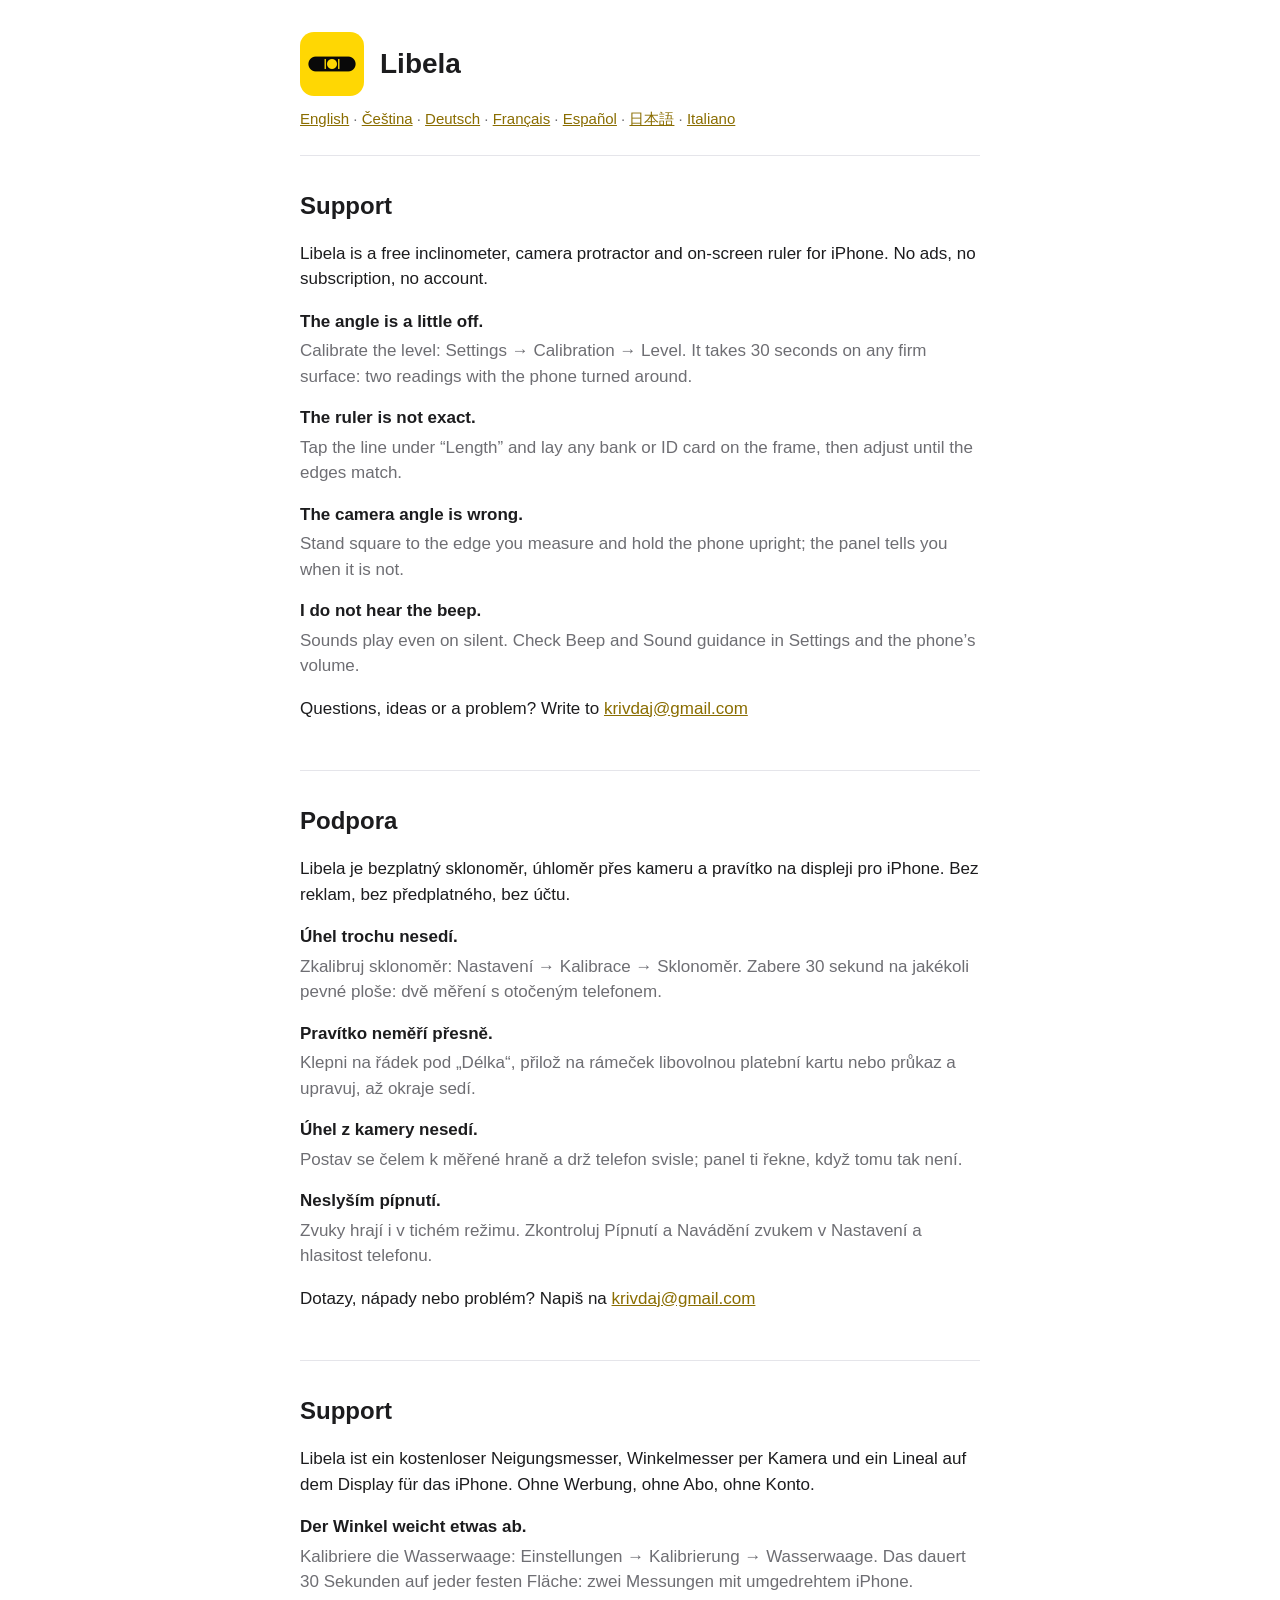
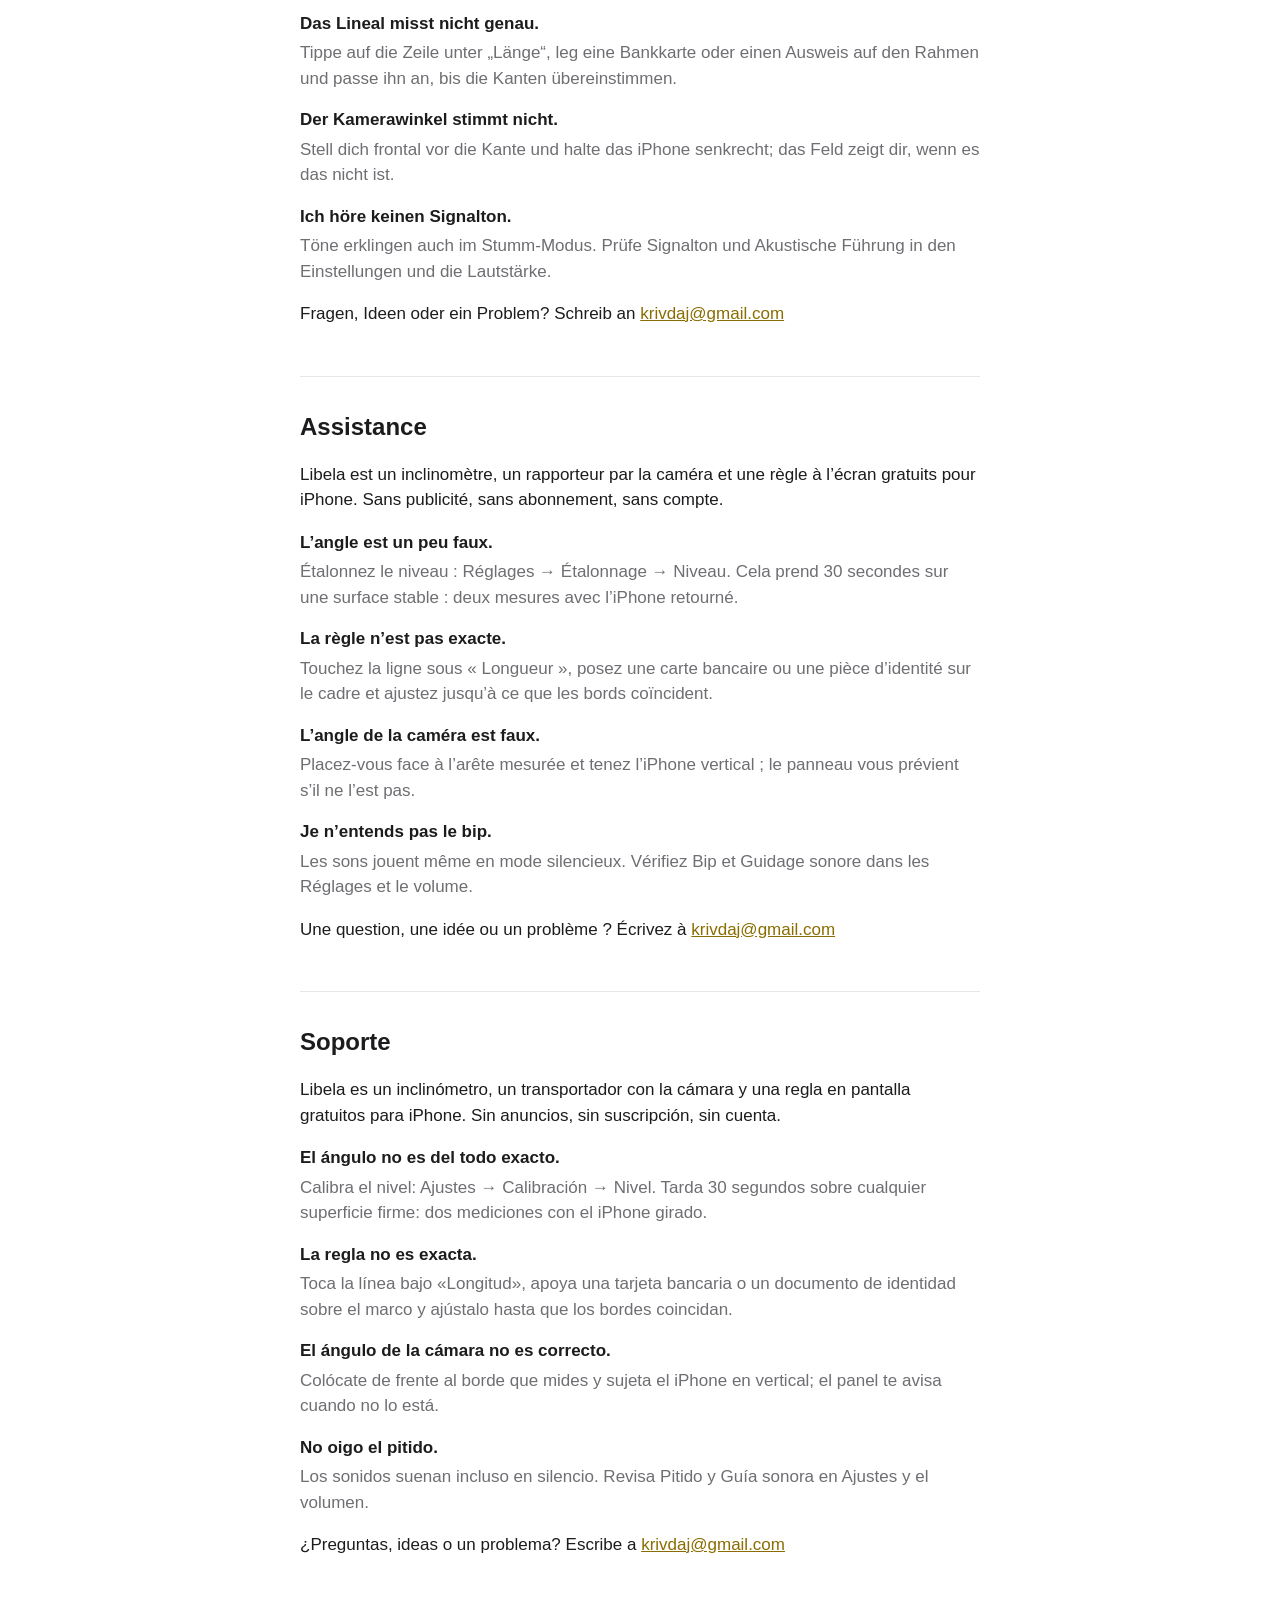
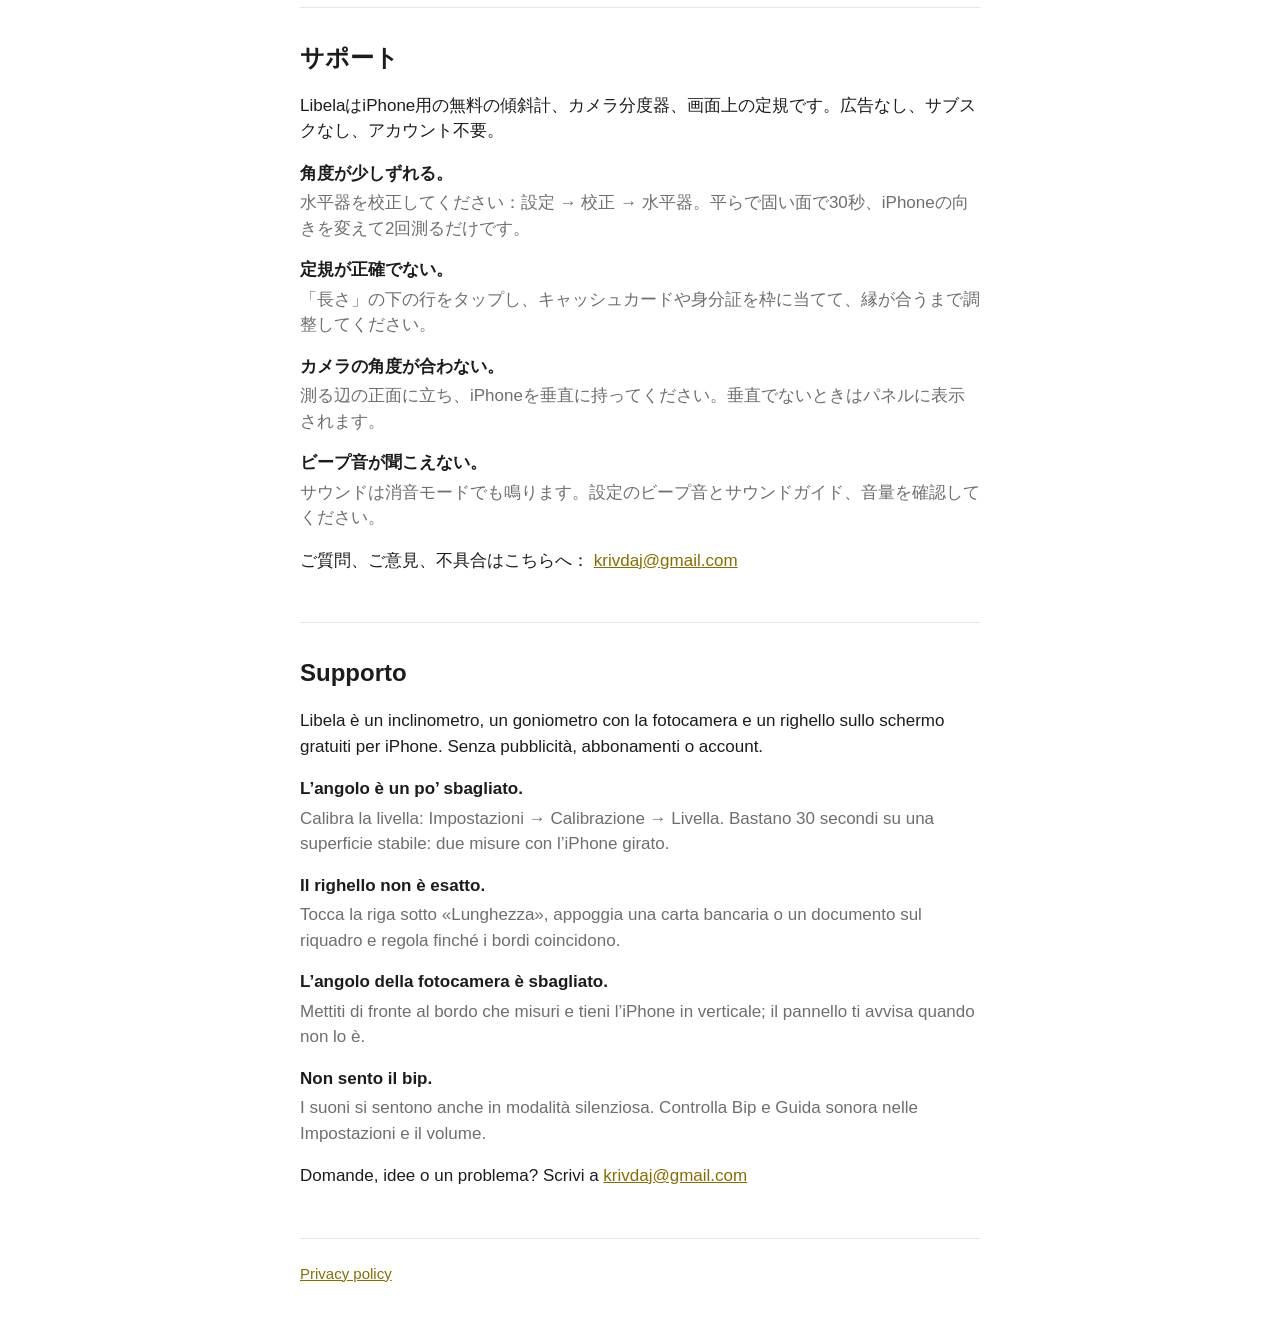
<file: index.html>
<!doctype html>
<html lang="en">
<head>
<meta charset="utf-8">
<meta name="viewport" content="width=device-width, initial-scale=1">
<title>Libela – Support</title>
<link rel="stylesheet" href="style.css">
</head>
<body>
<main>
<header><img src="icon.png" alt="" width="64" height="64"><p class="app">Libela</p><nav><a href="#en">English</a> · <a href="#cs">Čeština</a> · <a href="#de">Deutsch</a> · <a href="#fr">Français</a> · <a href="#es">Español</a> · <a href="#ja">日本語</a> · <a href="#it">Italiano</a></nav></header>
<section id="en" lang="en"><h1>Support</h1><p>Libela is a free inclinometer, camera protractor and on-screen ruler for iPhone. No ads, no subscription, no account.</p><dl><dt>The angle is a little off.</dt><dd>Calibrate the level: Settings → Calibration → Level. It takes 30 seconds on any firm surface: two readings with the phone turned around.</dd><dt>The ruler is not exact.</dt><dd>Tap the line under “Length” and lay any bank or ID card on the frame, then adjust until the edges match.</dd><dt>The camera angle is wrong.</dt><dd>Stand square to the edge you measure and hold the phone upright; the panel tells you when it is not.</dd><dt>I do not hear the beep.</dt><dd>Sounds play even on silent. Check Beep and Sound guidance in Settings and the phone’s volume.</dd></dl><p>Questions, ideas or a problem? Write to <a href="mailto:krivdaj@gmail.com">krivdaj@gmail.com</a></p></section>
<section id="cs" lang="cs"><h1>Podpora</h1><p>Libela je bezplatný sklonoměr, úhloměr přes kameru a pravítko na displeji pro iPhone. Bez reklam, bez předplatného, bez účtu.</p><dl><dt>Úhel trochu nesedí.</dt><dd>Zkalibruj sklonoměr: Nastavení → Kalibrace → Sklonoměr. Zabere 30 sekund na jakékoli pevné ploše: dvě měření s otočeným telefonem.</dd><dt>Pravítko neměří přesně.</dt><dd>Klepni na řádek pod „Délka“, přilož na rámeček libovolnou platební kartu nebo průkaz a upravuj, až okraje sedí.</dd><dt>Úhel z kamery nesedí.</dt><dd>Postav se čelem k měřené hraně a drž telefon svisle; panel ti řekne, když tomu tak není.</dd><dt>Neslyším pípnutí.</dt><dd>Zvuky hrají i v tichém režimu. Zkontroluj Pípnutí a Navádění zvukem v Nastavení a hlasitost telefonu.</dd></dl><p>Dotazy, nápady nebo problém? Napiš na <a href="mailto:krivdaj@gmail.com">krivdaj@gmail.com</a></p></section>
<section id="de" lang="de"><h1>Support</h1><p>Libela ist ein kostenloser Neigungsmesser, Winkelmesser per Kamera und ein Lineal auf dem Display für das iPhone. Ohne Werbung, ohne Abo, ohne Konto.</p><dl><dt>Der Winkel weicht etwas ab.</dt><dd>Kalibriere die Wasserwaage: Einstellungen → Kalibrierung → Wasserwaage. Das dauert 30 Sekunden auf jeder festen Fläche: zwei Messungen mit umgedrehtem iPhone.</dd><dt>Das Lineal misst nicht genau.</dt><dd>Tippe auf die Zeile unter „Länge“, leg eine Bankkarte oder einen Ausweis auf den Rahmen und passe ihn an, bis die Kanten übereinstimmen.</dd><dt>Der Kamerawinkel stimmt nicht.</dt><dd>Stell dich frontal vor die Kante und halte das iPhone senkrecht; das Feld zeigt dir, wenn es das nicht ist.</dd><dt>Ich höre keinen Signalton.</dt><dd>Töne erklingen auch im Stumm-Modus. Prüfe Signalton und Akustische Führung in den Einstellungen und die Lautstärke.</dd></dl><p>Fragen, Ideen oder ein Problem? Schreib an <a href="mailto:krivdaj@gmail.com">krivdaj@gmail.com</a></p></section>
<section id="fr" lang="fr"><h1>Assistance</h1><p>Libela est un inclinomètre, un rapporteur par la caméra et une règle à l’écran gratuits pour iPhone. Sans publicité, sans abonnement, sans compte.</p><dl><dt>L’angle est un peu faux.</dt><dd>Étalonnez le niveau : Réglages → Étalonnage → Niveau. Cela prend 30 secondes sur une surface stable : deux mesures avec l’iPhone retourné.</dd><dt>La règle n’est pas exacte.</dt><dd>Touchez la ligne sous « Longueur », posez une carte bancaire ou une pièce d’identité sur le cadre et ajustez jusqu’à ce que les bords coïncident.</dd><dt>L’angle de la caméra est faux.</dt><dd>Placez-vous face à l’arête mesurée et tenez l’iPhone vertical ; le panneau vous prévient s’il ne l’est pas.</dd><dt>Je n’entends pas le bip.</dt><dd>Les sons jouent même en mode silencieux. Vérifiez Bip et Guidage sonore dans les Réglages et le volume.</dd></dl><p>Une question, une idée ou un problème ? Écrivez à <a href="mailto:krivdaj@gmail.com">krivdaj@gmail.com</a></p></section>
<section id="es" lang="es"><h1>Soporte</h1><p>Libela es un inclinómetro, un transportador con la cámara y una regla en pantalla gratuitos para iPhone. Sin anuncios, sin suscripción, sin cuenta.</p><dl><dt>El ángulo no es del todo exacto.</dt><dd>Calibra el nivel: Ajustes → Calibración → Nivel. Tarda 30 segundos sobre cualquier superficie firme: dos mediciones con el iPhone girado.</dd><dt>La regla no es exacta.</dt><dd>Toca la línea bajo «Longitud», apoya una tarjeta bancaria o un documento de identidad sobre el marco y ajústalo hasta que los bordes coincidan.</dd><dt>El ángulo de la cámara no es correcto.</dt><dd>Colócate de frente al borde que mides y sujeta el iPhone en vertical; el panel te avisa cuando no lo está.</dd><dt>No oigo el pitido.</dt><dd>Los sonidos suenan incluso en silencio. Revisa Pitido y Guía sonora en Ajustes y el volumen.</dd></dl><p>¿Preguntas, ideas o un problema? Escribe a <a href="mailto:krivdaj@gmail.com">krivdaj@gmail.com</a></p></section>
<section id="ja" lang="ja"><h1>サポート</h1><p>LibelaはiPhone用の無料の傾斜計、カメラ分度器、画面上の定規です。広告なし、サブスクなし、アカウント不要。</p><dl><dt>角度が少しずれる。</dt><dd>水平器を校正してください：設定 → 校正 → 水平器。平らで固い面で30秒、iPhoneの向きを変えて2回測るだけです。</dd><dt>定規が正確でない。</dt><dd>「長さ」の下の行をタップし、キャッシュカードや身分証を枠に当てて、縁が合うまで調整してください。</dd><dt>カメラの角度が合わない。</dt><dd>測る辺の正面に立ち、iPhoneを垂直に持ってください。垂直でないときはパネルに表示されます。</dd><dt>ビープ音が聞こえない。</dt><dd>サウンドは消音モードでも鳴ります。設定のビープ音とサウンドガイド、音量を確認してください。</dd></dl><p>ご質問、ご意見、不具合はこちらへ： <a href="mailto:krivdaj@gmail.com">krivdaj@gmail.com</a></p></section>
<section id="it" lang="it"><h1>Supporto</h1><p>Libela è un inclinometro, un goniometro con la fotocamera e un righello sullo schermo gratuiti per iPhone. Senza pubblicità, abbonamenti o account.</p><dl><dt>L’angolo è un po’ sbagliato.</dt><dd>Calibra la livella: Impostazioni → Calibrazione → Livella. Bastano 30 secondi su una superficie stabile: due misure con l’iPhone girato.</dd><dt>Il righello non è esatto.</dt><dd>Tocca la riga sotto «Lunghezza», appoggia una carta bancaria o un documento sul riquadro e regola finché i bordi coincidono.</dd><dt>L’angolo della fotocamera è sbagliato.</dt><dd>Mettiti di fronte al bordo che misuri e tieni l’iPhone in verticale; il pannello ti avvisa quando non lo è.</dd><dt>Non sento il bip.</dt><dd>I suoni si sentono anche in modalità silenziosa. Controlla Bip e Guida sonora nelle Impostazioni e il volume.</dd></dl><p>Domande, idee o un problema? Scrivi a <a href="mailto:krivdaj@gmail.com">krivdaj@gmail.com</a></p></section>

<footer><a href="privacy.html">Privacy policy</a></footer>
</main>
</body>
</html>
</file>
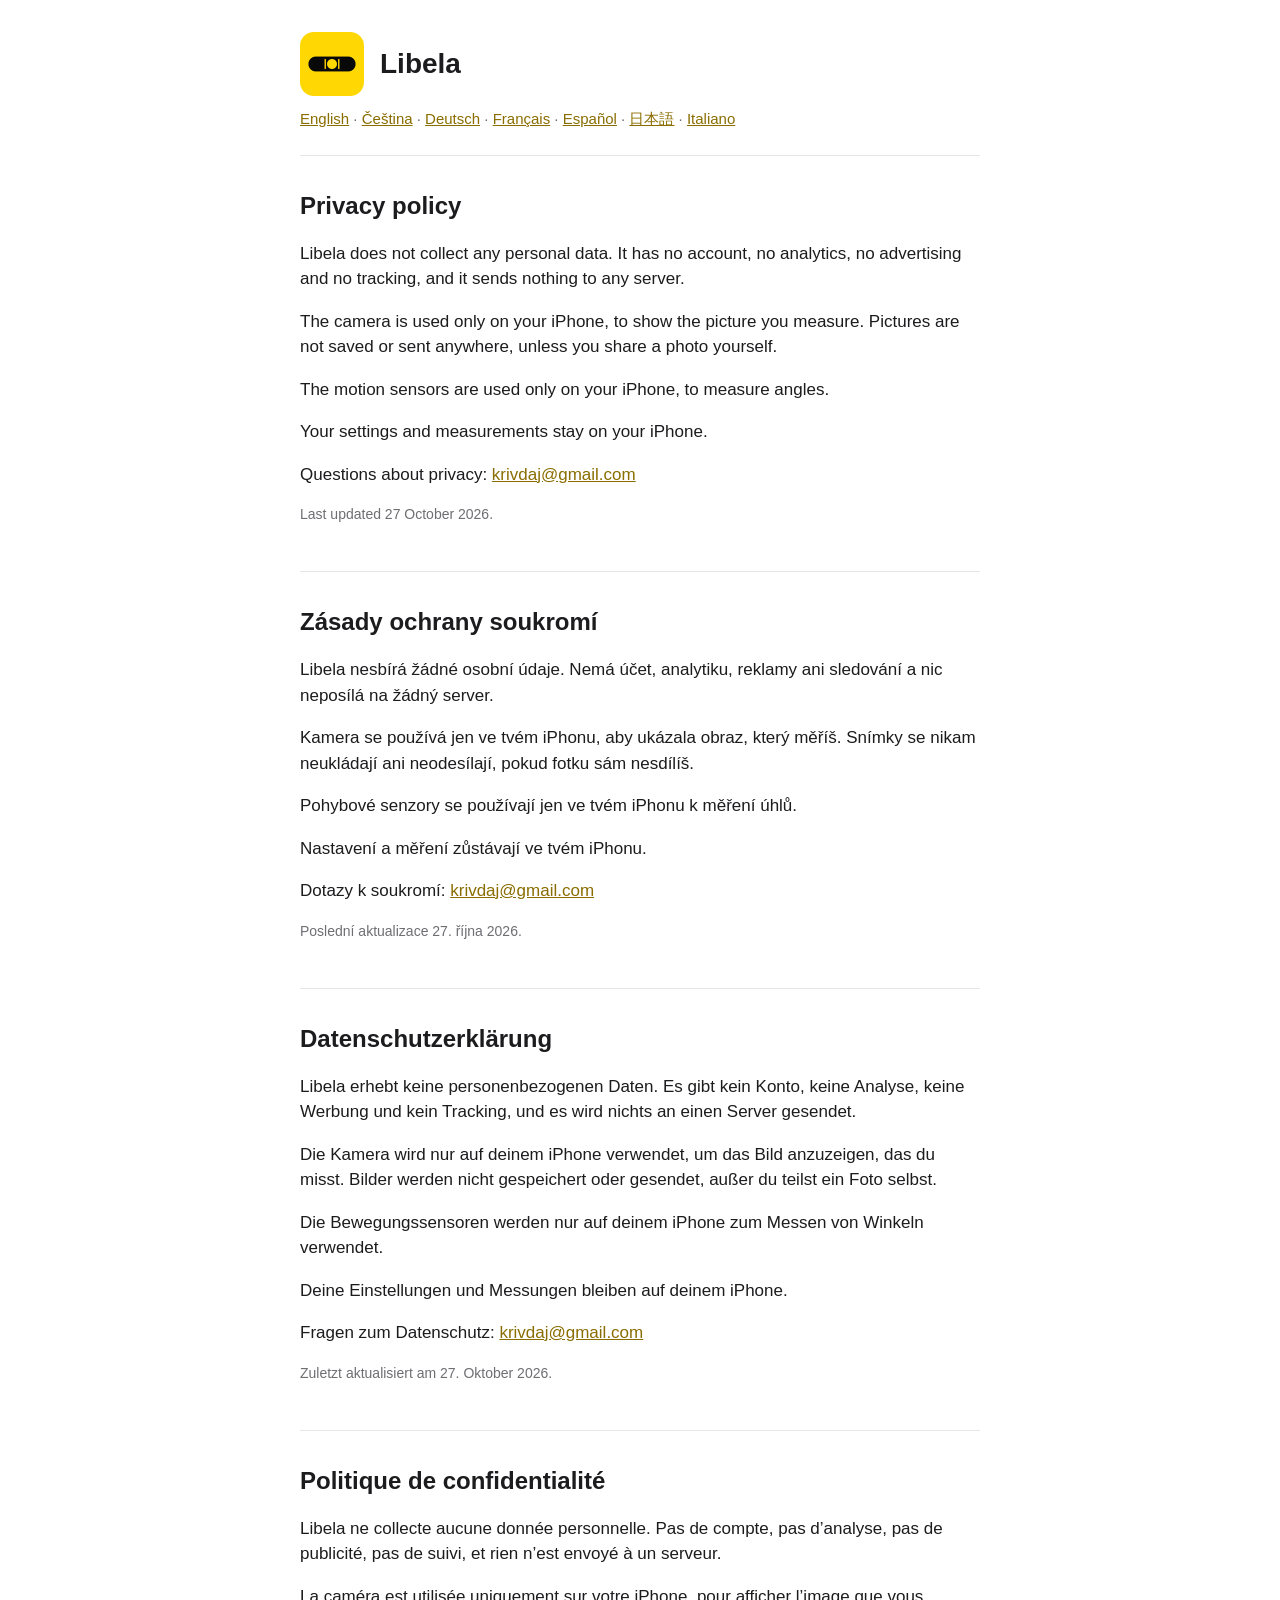
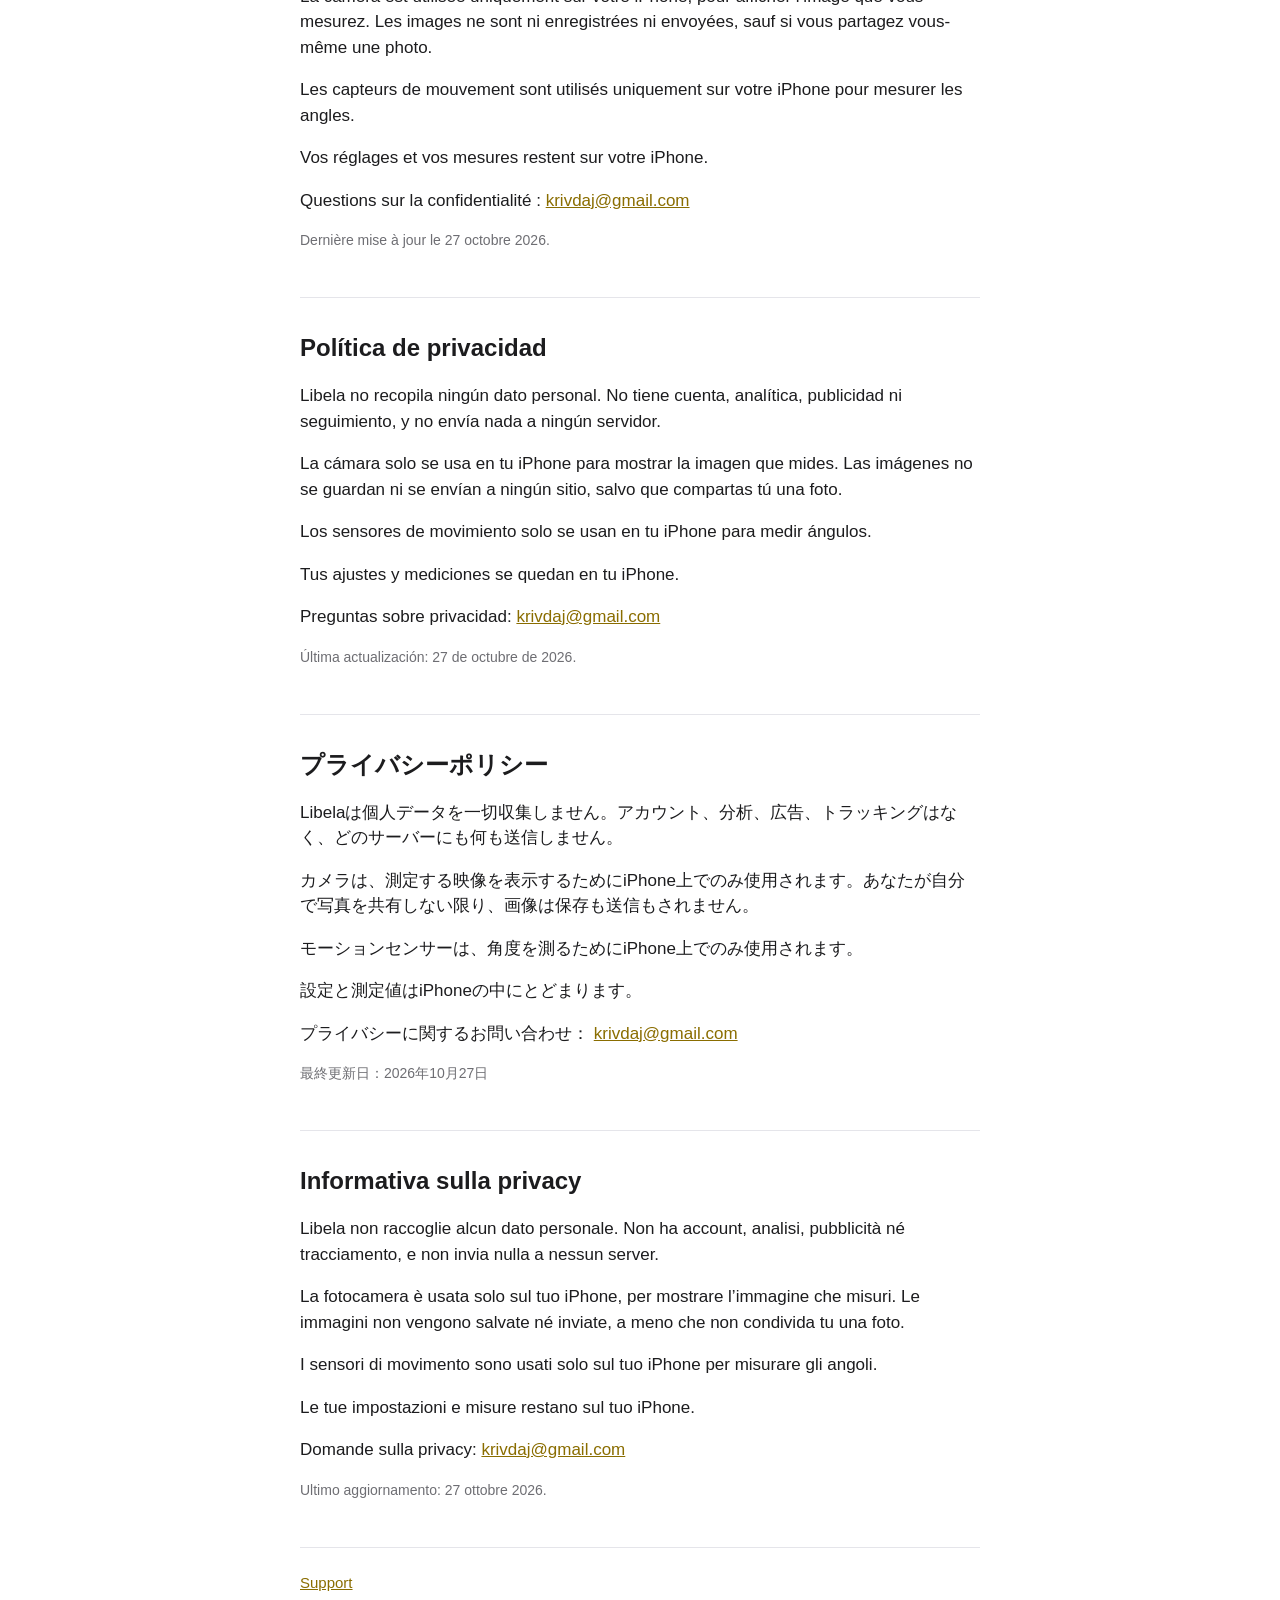
<file: privacy.html>
<!doctype html>
<html lang="en">
<head>
<meta charset="utf-8">
<meta name="viewport" content="width=device-width, initial-scale=1">
<title>Libela – Privacy policy</title>
<link rel="stylesheet" href="style.css">
</head>
<body>
<main>
<header><img src="icon.png" alt="" width="64" height="64"><p class="app">Libela</p><nav><a href="#en">English</a> · <a href="#cs">Čeština</a> · <a href="#de">Deutsch</a> · <a href="#fr">Français</a> · <a href="#es">Español</a> · <a href="#ja">日本語</a> · <a href="#it">Italiano</a></nav></header>
<section id="en" lang="en"><h1>Privacy policy</h1><p>Libela does not collect any personal data. It has no account, no analytics, no advertising and no tracking, and it sends nothing to any server.</p><p>The camera is used only on your iPhone, to show the picture you measure. Pictures are not saved or sent anywhere, unless you share a photo yourself.</p><p>The motion sensors are used only on your iPhone, to measure angles.</p><p>Your settings and measurements stay on your iPhone.</p><p>Questions about privacy: <a href="mailto:krivdaj@gmail.com">krivdaj@gmail.com</a></p><p class="small">Last updated 27 October 2026.</p></section>
<section id="cs" lang="cs"><h1>Zásady ochrany soukromí</h1><p>Libela nesbírá žádné osobní údaje. Nemá účet, analytiku, reklamy ani sledování a nic neposílá na žádný server.</p><p>Kamera se používá jen ve tvém iPhonu, aby ukázala obraz, který měříš. Snímky se nikam neukládají ani neodesílají, pokud fotku sám nesdílíš.</p><p>Pohybové senzory se používají jen ve tvém iPhonu k měření úhlů.</p><p>Nastavení a měření zůstávají ve tvém iPhonu.</p><p>Dotazy k soukromí: <a href="mailto:krivdaj@gmail.com">krivdaj@gmail.com</a></p><p class="small">Poslední aktualizace 27. října 2026.</p></section>
<section id="de" lang="de"><h1>Datenschutzerklärung</h1><p>Libela erhebt keine personenbezogenen Daten. Es gibt kein Konto, keine Analyse, keine Werbung und kein Tracking, und es wird nichts an einen Server gesendet.</p><p>Die Kamera wird nur auf deinem iPhone verwendet, um das Bild anzuzeigen, das du misst. Bilder werden nicht gespeichert oder gesendet, außer du teilst ein Foto selbst.</p><p>Die Bewegungssensoren werden nur auf deinem iPhone zum Messen von Winkeln verwendet.</p><p>Deine Einstellungen und Messungen bleiben auf deinem iPhone.</p><p>Fragen zum Datenschutz: <a href="mailto:krivdaj@gmail.com">krivdaj@gmail.com</a></p><p class="small">Zuletzt aktualisiert am 27. Oktober 2026.</p></section>
<section id="fr" lang="fr"><h1>Politique de confidentialité</h1><p>Libela ne collecte aucune donnée personnelle. Pas de compte, pas d’analyse, pas de publicité, pas de suivi, et rien n’est envoyé à un serveur.</p><p>La caméra est utilisée uniquement sur votre iPhone, pour afficher l’image que vous mesurez. Les images ne sont ni enregistrées ni envoyées, sauf si vous partagez vous-même une photo.</p><p>Les capteurs de mouvement sont utilisés uniquement sur votre iPhone pour mesurer les angles.</p><p>Vos réglages et vos mesures restent sur votre iPhone.</p><p>Questions sur la confidentialité : <a href="mailto:krivdaj@gmail.com">krivdaj@gmail.com</a></p><p class="small">Dernière mise à jour le 27 octobre 2026.</p></section>
<section id="es" lang="es"><h1>Política de privacidad</h1><p>Libela no recopila ningún dato personal. No tiene cuenta, analítica, publicidad ni seguimiento, y no envía nada a ningún servidor.</p><p>La cámara solo se usa en tu iPhone para mostrar la imagen que mides. Las imágenes no se guardan ni se envían a ningún sitio, salvo que compartas tú una foto.</p><p>Los sensores de movimiento solo se usan en tu iPhone para medir ángulos.</p><p>Tus ajustes y mediciones se quedan en tu iPhone.</p><p>Preguntas sobre privacidad: <a href="mailto:krivdaj@gmail.com">krivdaj@gmail.com</a></p><p class="small">Última actualización: 27 de octubre de 2026.</p></section>
<section id="ja" lang="ja"><h1>プライバシーポリシー</h1><p>Libelaは個人データを一切収集しません。アカウント、分析、広告、トラッキングはなく、どのサーバーにも何も送信しません。</p><p>カメラは、測定する映像を表示するためにiPhone上でのみ使用されます。あなたが自分で写真を共有しない限り、画像は保存も送信もされません。</p><p>モーションセンサーは、角度を測るためにiPhone上でのみ使用されます。</p><p>設定と測定値はiPhoneの中にとどまります。</p><p>プライバシーに関するお問い合わせ： <a href="mailto:krivdaj@gmail.com">krivdaj@gmail.com</a></p><p class="small">最終更新日：2026年10月27日</p></section>
<section id="it" lang="it"><h1>Informativa sulla privacy</h1><p>Libela non raccoglie alcun dato personale. Non ha account, analisi, pubblicità né tracciamento, e non invia nulla a nessun server.</p><p>La fotocamera è usata solo sul tuo iPhone, per mostrare l’immagine che misuri. Le immagini non vengono salvate né inviate, a meno che non condivida tu una foto.</p><p>I sensori di movimento sono usati solo sul tuo iPhone per misurare gli angoli.</p><p>Le tue impostazioni e misure restano sul tuo iPhone.</p><p>Domande sulla privacy: <a href="mailto:krivdaj@gmail.com">krivdaj@gmail.com</a></p><p class="small">Ultimo aggiornamento: 27 ottobre 2026.</p></section>

<footer><a href="index.html">Support</a></footer>
</main>
</body>
</html>
</file>
<file: style.css>
:root { color-scheme: light dark; --bg: #ffffff; --text: #1c1c1e; --text2: #6e6e73; --line: #e5e5ea; --link: #8a6d00; }
@media (prefers-color-scheme: dark) { :root { --bg: #000000; --text: #f5f5f7; --text2: #8e8e93; --line: #38383a; --link: #ffd60a; } }
body { margin: 0; background: var(--bg); color: var(--text); font: 17px/1.5 -apple-system, BlinkMacSystemFont, "Segoe UI", sans-serif; }
main { max-width: 680px; margin: 0 auto; padding: 32px 20px 48px; }
header { display: flex; flex-wrap: wrap; align-items: center; gap: 12px 16px; padding-bottom: 24px; border-bottom: 1px solid var(--line); }
header img { border-radius: 14px; }
.app { margin: 0; font-size: 28px; font-weight: 700; }
nav { flex-basis: 100%; font-size: 15px; color: var(--text2); }
a { color: var(--link); }
section { padding: 32px 0; border-bottom: 1px solid var(--line); }
h1 { font-size: 24px; margin: 0 0 12px; }
dt { font-weight: 600; margin-top: 16px; }
dd { margin: 4px 0 0; color: var(--text2); }
.small { font-size: 14px; color: var(--text2); }
footer { padding-top: 24px; font-size: 15px; }
</file>
